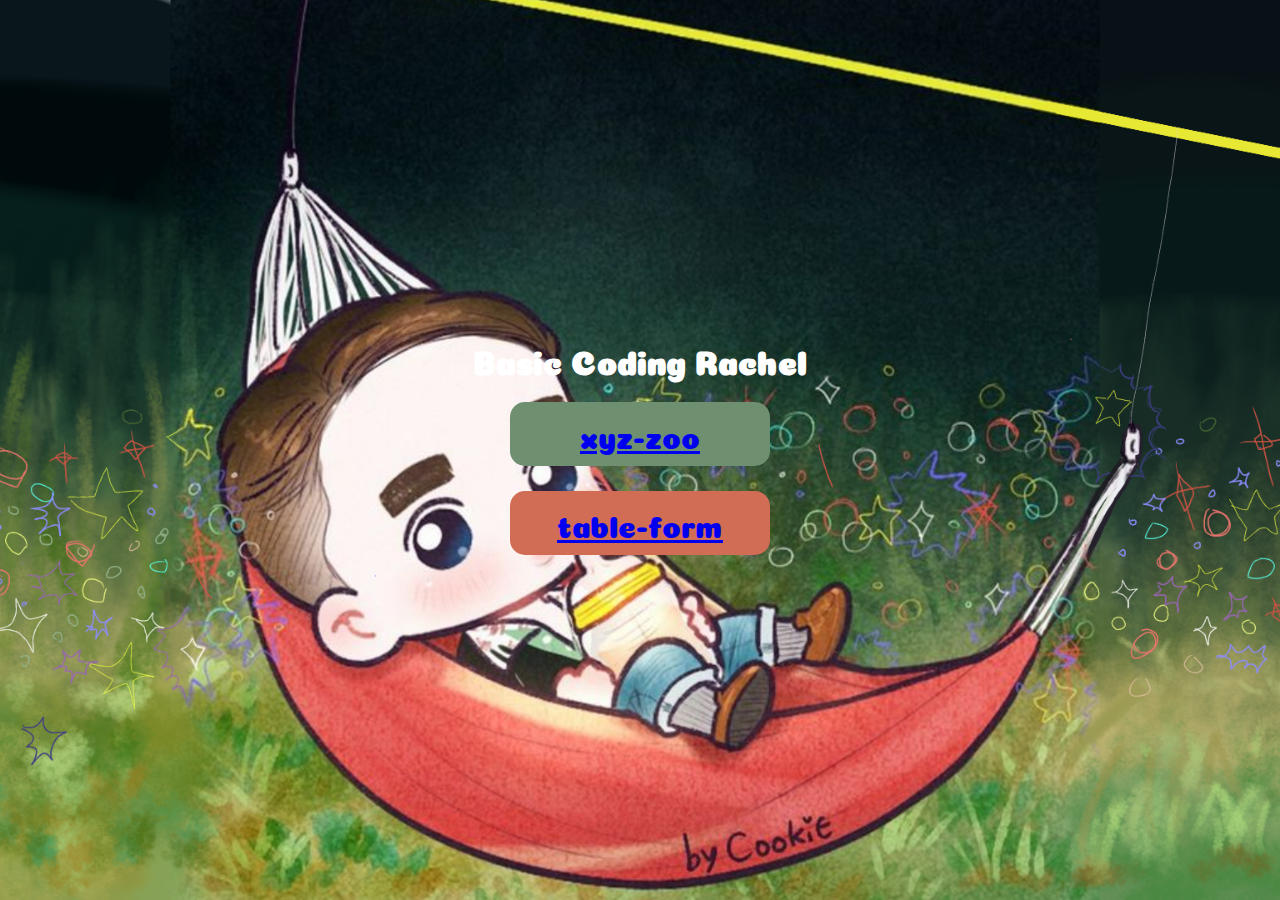
<file: index.html>
<!DOCTYPE html>
<html lang="en">
<head>
    <meta charset="UTF-8">
    <title>Basic-Coding-Rachel</title>
    <link rel="stylesheet" href="css/style-css.css">
    <link href="https://fonts.googleapis.com/css2?family=Black+Ops+One&family=Coiny&family=Vast+Shadow&display=swap" rel="stylesheet">
    <style>
        h1 {
            color: rgb(255, 255, 255);
        }
    </style>
</head>
<body id="home">
    
<!-- Container -->
<div class="Container">
    <div class="header">
    <h1 id="myHeader">Basic Coding Rachel</h1>
</div>

<!-- xyz-zoo -->
<div class="button">
    <div class="button button-xyz">
        <a href="xyz-zoo/">xyz-zoo</a><br>
    </div>
    <div class="button button-table">
        <a href="table-form/">table-form</a>
    </div>
</div>

</body>

</html>
</file>
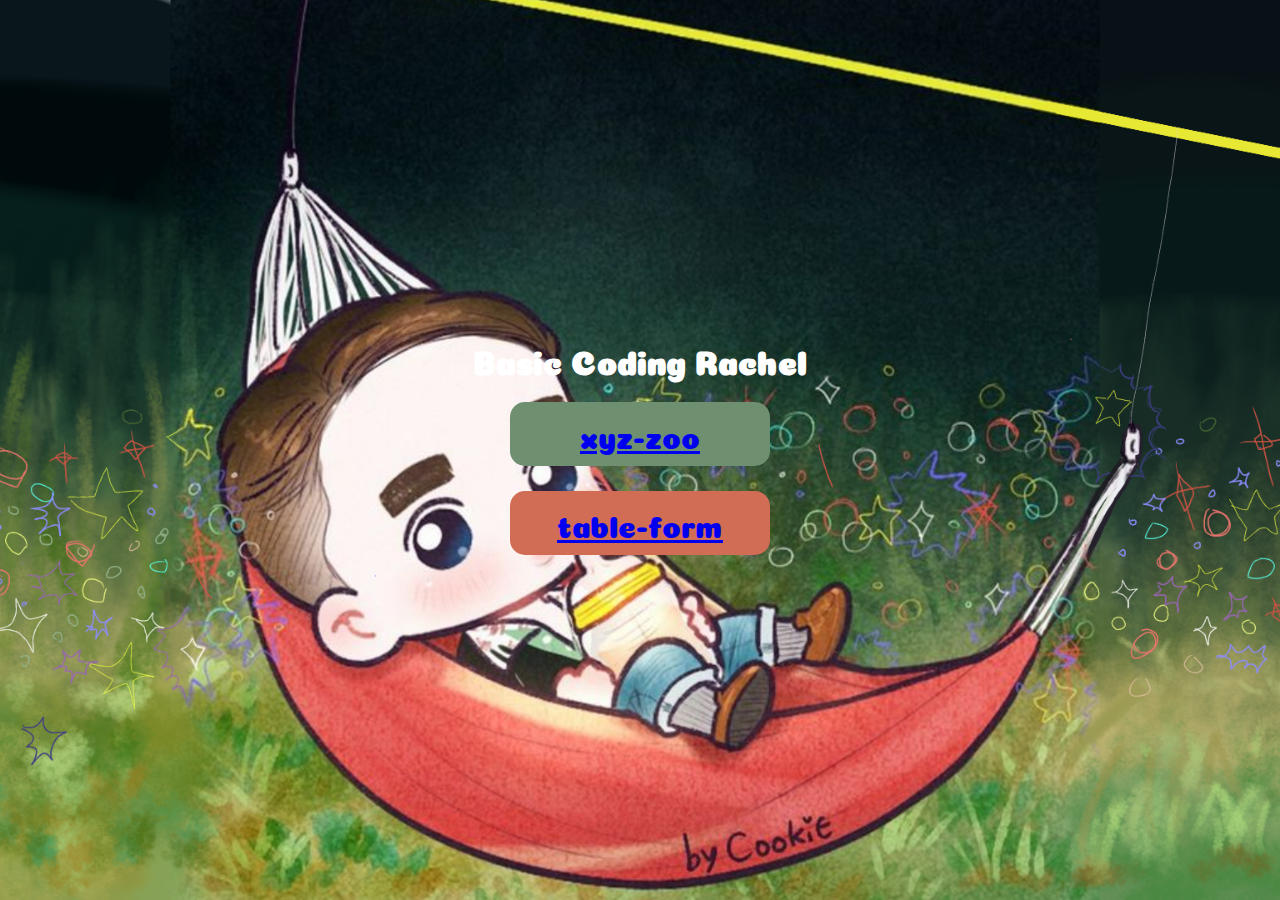
<file: basic-coding-rachel/index.html>
<!DOCTYPE html>
<html lang="en">
<head>
    <meta charset="UTF-8">
    <title>Basic-Coding-Rachel</title>
    <link rel="stylesheet" href="/css/style-css.css">
    <link href="https://fonts.googleapis.com/css2?family=Black+Ops+One&family=Coiny&family=Vast+Shadow&display=swap" rel="stylesheet">
    <style>
        h1 {
            color: rgb(255, 255, 255);
        }
    </style>
</head>
<body id="home">
    
<!-- Container -->
<div class="Container">
    <div class="header">
    <h1 id="myHeader">Basic Coding Rachel</h1>
</div>

<!-- xyz-zoo -->
<div class="button">
    <div class="button button-xyz">
        <a href="xyz-zoo/">xyz-zoo</a><br>
    </div>
    <div class="button button-table">
        <a href="table-form/">table-form</a>
    </div>
</div>

</body>
</html>
</file>
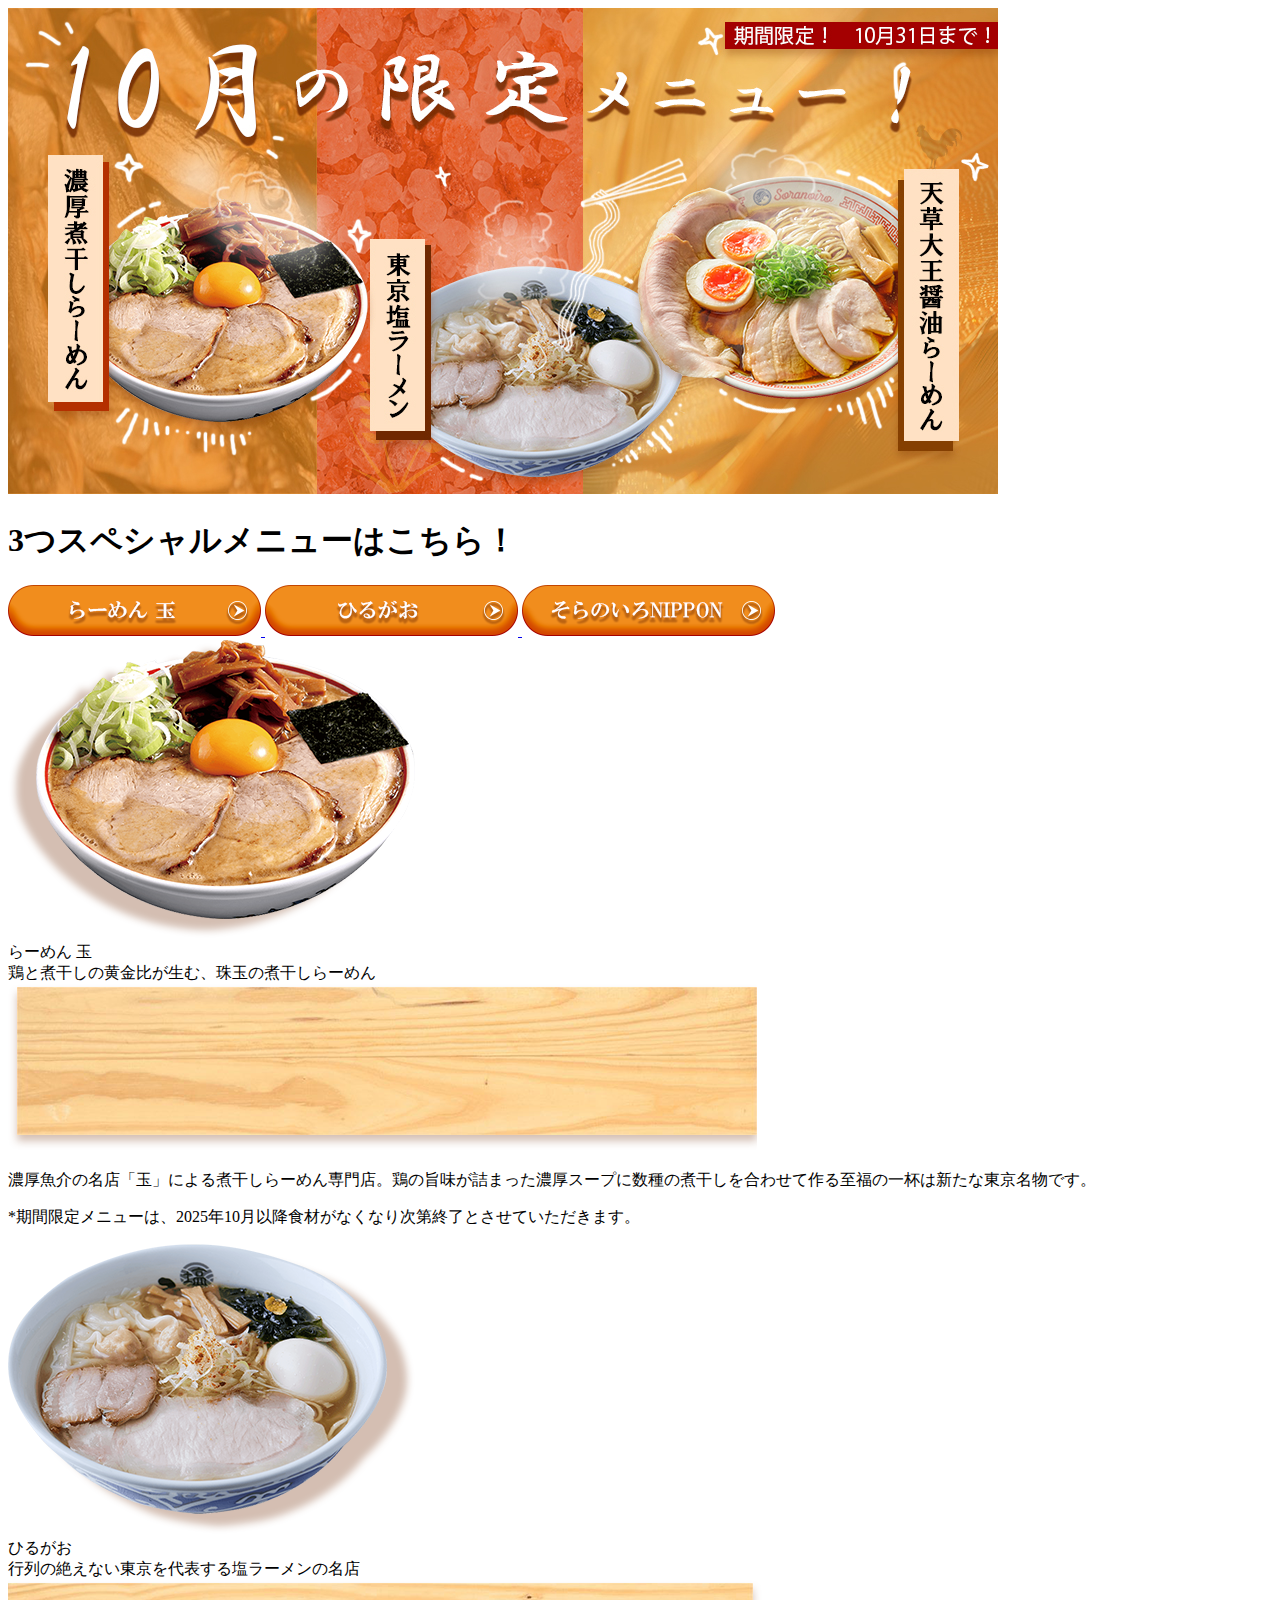
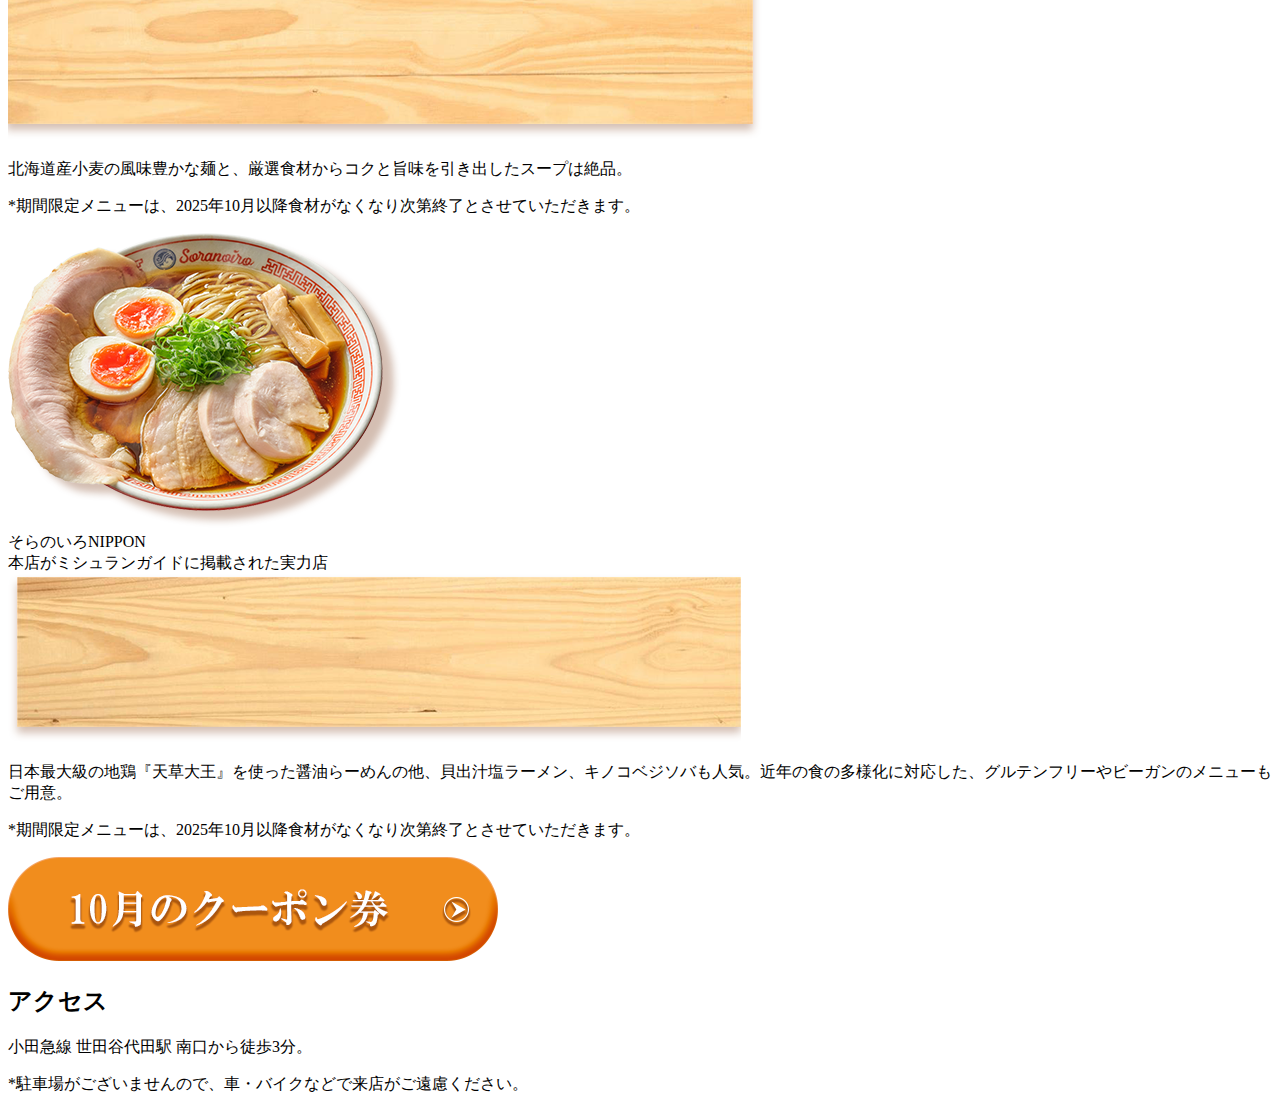
<file: restoran-ramen/index.html>
<!DOCTYPE html>
<html lang="en">

<head>
    <meta charset="UTF-8">
    <meta name="viewport" content="width=device-width, initial-scale=1.0">
    <title>10月の限定メニュー！</title>
    <!-- Pastikan path CSS sudah benar: "../css/style-css.css" -->
    <link rel="stylesheet" href="../css/style-css.css">
    <!-- Font Zen Antique dari Google Fonts -->
    <link href="https://fonts.googleapis.com/css2?family=Caesar+Dressing&family=Coiny&family=Passero+One&family=Zen+Antique&display=swap" rel="stylesheet">

</head>

<body id="ramen-latar">

    <!-- Container utama yang memiliki background kayu -->
    <div id="background-resto">

        <!-- Banner di bagian atas -->
        <div class="banner-section">
            <img src="img/banner.jpg" alt="10月の限定メニュー！ Banner" class="banner-img">
        </div>

        <!-- Konten Utama di dalam container kayu -->
        <main class="main-content">
            <div class="header-ramen">
                <h1>3つスペシャルメニューはこちら！</h1>
            </div>

            <!-- Bagian Tombol Menu Utama -->
            <div class="menu-buttons">
                <!-- scroll ramen1 -->
                 <a href="#ramen-image-1">
                    <img id="button-menu-1" src="img/button-ramen-tama.png" alt="らーめん 玉 Button"> 
                 </a>
                 <a href="#ramen-image-2">
                    <img id="button-menu-2" src="img/button-ramen-dua.png" alt="ひるがお Button">
                 </a>
                 <a href="#ramen-image-3">
                    <img id="button-menu-3" src="img/button-ramen-tiga.png" alt="そらのいろNIPPON Button">
                 </a>
            </div>

            <!-- Blok Menu Ramen 1 -->
            <div class="menu-ramen menu-ramen-1">
                <!-- target -->
                 <div id="ramen-image-1" class="ramen-image-wrap-1">
                    <img class="ramen-img" src="img/ramen-satu.png" alt="らーめん 玉 Ramen">
                 </div>
                    
                <!-- Blok konten (papan kayu dan shape oranye) -->
                <div class="ramen-content-board board-type-1">
                    <!-- Layer oranye/coklat -->
                    <div class="orange-board orange-board-1">
                        <div class="ramen-title-1">らーめん 玉</div>
                        <div class="ramen-subtitle">鶏と煮干しの黄金比が生む、珠玉の煮干しらーめん</div>
                    </div>
                    <!-- Layer papan kayu (di bawah shape oranye) -->
                    <div class="wood-board wood-board-1">
                        <img src="img/papan-kayu-satu.png" alt="Wood Board 1" class="board-bg-img">
                        <div class="ramen-desk-text-1">
                            <p>濃厚魚介の名店「玉」による煮干しらーめん専門店。鶏の旨味が詰まった濃厚スープに数種の煮干しを合わせて作る至福の一杯は新たな東京名物です。</p>
                        </div>
                        <div class="small-text-ramen-1">
                            <p>*期間限定メニューは、2025年10月以降食材がなくなり次第終了とさせていただきます。</p>
                        </div>
                    </div>
                </div>
            </div>

            <!-- Blok Menu Ramen 2 -->
            <div class="menu-ramen menu-ramen-2">
                <!-- target -->
                 <div id="ramen-image-2" class="ramen-image-wrap-2">
                    <img src="img/ramen-dua.png" alt="ひるがお Ramen" class="ramen-img">
                 </div>
                
                <div class="ramen-content-board board-type-2">
                    <div class="orange-board orange-board-2">
                        <div class="ramen-title-2">ひるがお</div>
                        <div class="ramen-subtitle">行列の絶えない東京を代表する塩ラーメンの名店</div>
                    </div>
                    <div class="wood-board wood-board-2">
                        <img src="img/papan-kayu-dua.png" alt="Wood Board 2" class="board-bg-img">
                        <div class="ramen-desk-text-2">
                            <p>北海道産小麦の風味豊かな麺と、厳選食材からコクと旨味を引き出したスープは絶品。</p>
                        </div>
                        <div class="small-text-ramen-2">
                            <p>*期間限定メニューは、2025年10月以降食材がなくなり次第終了とさせていただきます。</p>
                        </div>
                    </div>
                </div>
            </div>

            <!-- Blok Menu Ramen 3 -->
            <div class="menu-ramen menu-ramen-3">
                <!-- target -->
                 <div id="ramen-image-3" class="ramen-image-wrap-3">
                    <img src="img/ramen-tiga.png" alt="そらのいろNIPPON Ramen" class="ramen-img">
                 </div>
                
                <div class="ramen-content-board board-type-3">
                    <div class="orange-board orange-board-3">
                        <div class="ramen-title-3">そらのいろNIPPON</div>
                        <div class="ramen-subtitle">本店がミシュランガイドに掲載された実力店</div>
                    </div>
                    <div class="wood-board wood-board-3">
                        <img src="img/papan-kayu-tiga.png" alt="Wood Board 3" class="board-bg-img">
                        <div class="ramen-desk-text-3">
                            <p>日本最大級の地鶏『天草大王』を使った醤油らーめんの他、貝出汁塩ラーメン、キノコベジソバも人気。近年の食の多様化に対応した、グルテンフリーやビーガンのメニューもご用意。</p>
                        </div>
                        <div class="small-text-ramen-3">
                            <p>*期間限定メニューは、2025年10月以降食材がなくなり次第終了とさせていただきます。</p>
                         </div>
                    </div>
                </div>
            </div>

            <!-- Tombol Kupon -->
            <div class="button-kupon-section">
                <img src="img/button-kupon.png" alt="Tombol Kupon" class="kupon-img">
            </div>
        </main>
<div class="akses-section">
        <div class="layer-coklat">
            <div class="isi-akses">
                <h2>アクセス</h2>
                <p class="desk-akses">小田急線 世田谷代田駅 南口から徒歩3分。</p>
                <p class="small-text-akses">*駐車場がございませんので、車・バイクなどで来店がご遠慮ください。</p>
            </div>
        </div>
    </div>
    </div>
    
</body>

</html>
</file>
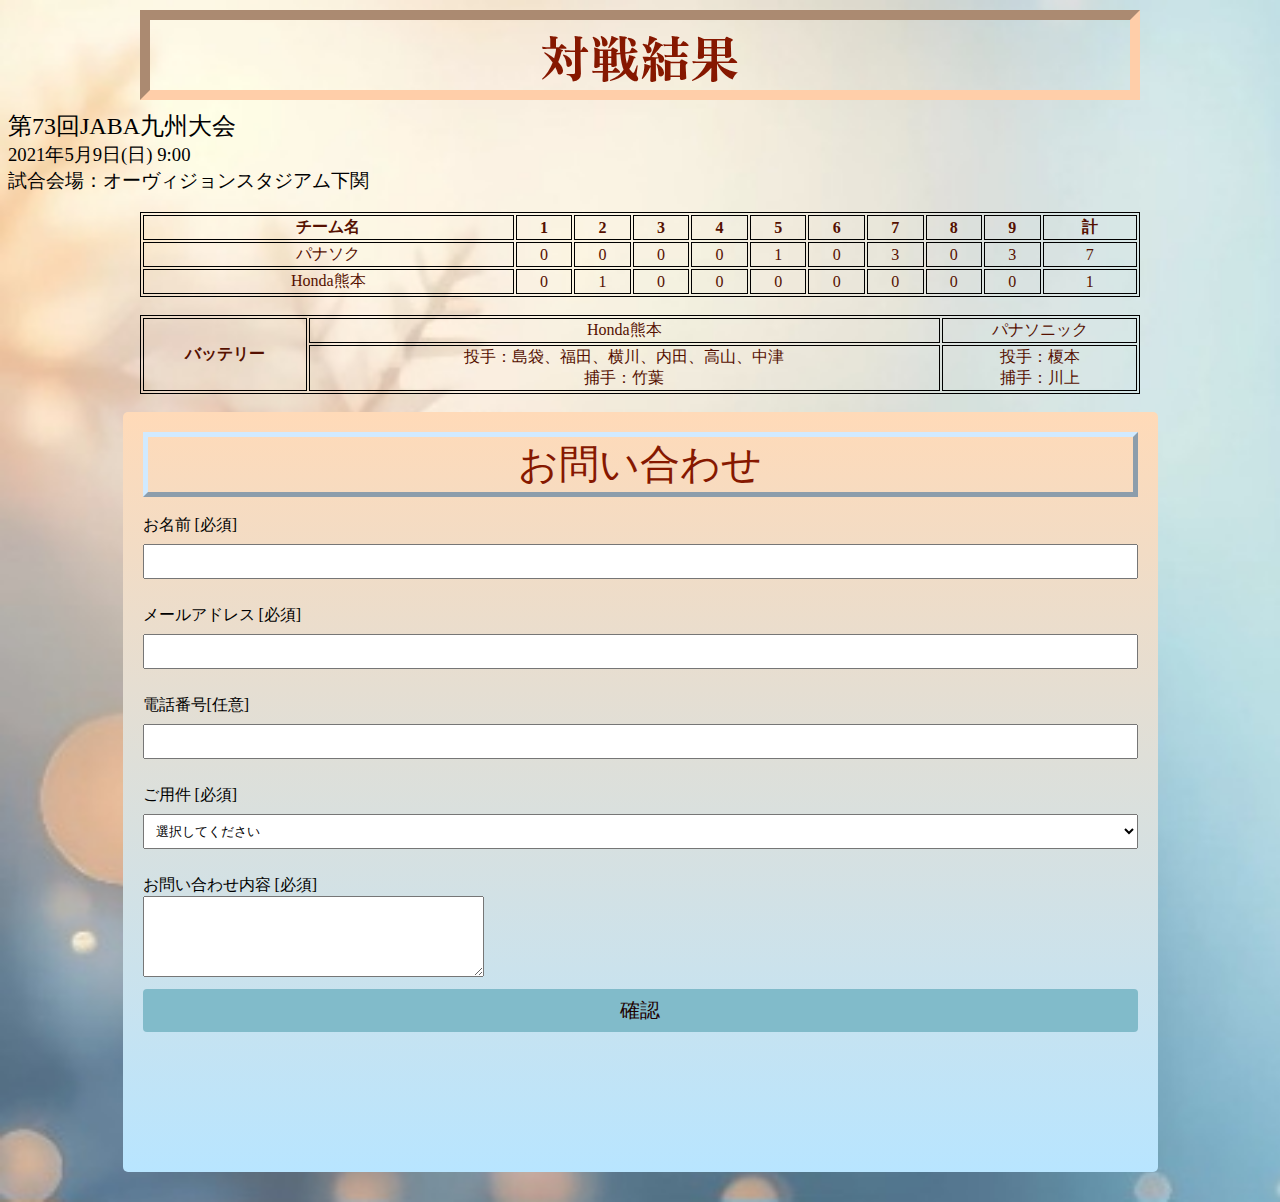
<file: table-form/index.html>
<!DOCTYPE html>
<html lang="en">

<head>
    <meta charset="UTF-8"
    <meta name="viewport" content="device-width, initial-scale=1.0">
    <title>Table & Form</title>
    <link rel="stylesheet" href="../css/style-css.css">
</head>

<body id="table">

<style>
        table, th, td {
            border: 1px solid black;
            text-align: center;
        }
       
        h1 {font-weight: normal; margin: 10px auto;}
        h2 {font-weight: normal;
            margin: 0;}
        h3 {font-weight: normal;
            margin: 0;}
    </style>

    <h1 id="h1-table">対戦結果</h1>
    <h2>第73回JABA九州大会</h2>
    <h3>2021年5月9日(日) 9:00</h3>
    <h3>試合会場：オーヴィジョンスタジアム下関</h3><br>

    <table style="width: 1000px;">
        <tr>
            <th>チーム名</th>
            <th>1</th>
            <th>2</th>
            <th>3</th>
            <th>4</th>
            <th>5</th>
            <th>6</th>
            <th>7</th>
            <th>8</th>
            <th>9</th>
            <th>計</th>
        </tr>
        <tr>
            <td>パナソク</td>
            <td>0</td>
            <td>0</td>
            <td>0</td>
            <td>0</td>
            <td>1</td>
            <td>0</td>
            <td>3</td>
            <td>0</td>
            <td>3</td>
            <td>7</td>
        </tr>
        <tr>
            <td>Honda熊本</td>
            <td>0</td>
            <td>1</td>
            <td>0</td>
            <td>0</td>
            <td>0</td>
            <td>0</td>
            <td>0</td>
            <td>0</td>
            <td>0</td>
            <td>1</td>
        </tr>
    </table><br>

    <table style="width: 1000px;">
        <tr>
            <th rowspan="2">バッテリー</th>
            <td colspan="5">Honda熊本</td>
            <td colspan="5">パナソニック</td>
        </tr>

        <tr>
            <td colspan="5">投手：島袋、福田、横川、内田、高山、中津<br>
                捕手：竹葉</td>
            <td colspan="5">投手：榎本<br>
                捕手：川上</td>
        </tr>
    </table><br>

<form id="forms">
    <h2 id="h2-form">お問い合わせ</h2><br>
    
        <label for="name">お名前 [必須]</label>
        <input type="text" id="name" name="name"><br><br>

        <label for="email">メールアドレス [必須]</label>
        <input type="email" id="email" name="email"><br><br>

        <label for="phone">電話番号[任意]</label>
        <input type="tel" id="phone" name="phone"><br><br>

        <label for="goyoken">ご用件 [必須]</label>
        <select id="goyoken" name="goyoken">
            <option value="" disabled selected hidden>選択してください</option>
            <option value="">書籍についてのご質問(個人のお客様)</option>
            <option value="">書籍についてのご質問(取次・書店様)</option>
            <option value="">書籍についてのご質問(メディア関係者様)</option>
            <option value="">アルバイト・パートに関するお問い合わせ</option>
            <option value="">仕事のご依頼・お問い合わせ</option>
            <option value="">外部スタッフのご希望(フリーの方、制作会社様)</option>
            <option value="">その他のお問合せ</option>
        </select><br><br>

        <label for="naiyou">お問い合わせ内容 [必須]</label><br>
        <textarea id="naiyou" name="naiyou" rows="5" cols="40" required></textarea><br>

        <button type="button">確認</button>

    </form>
</body>

</html>
</file>
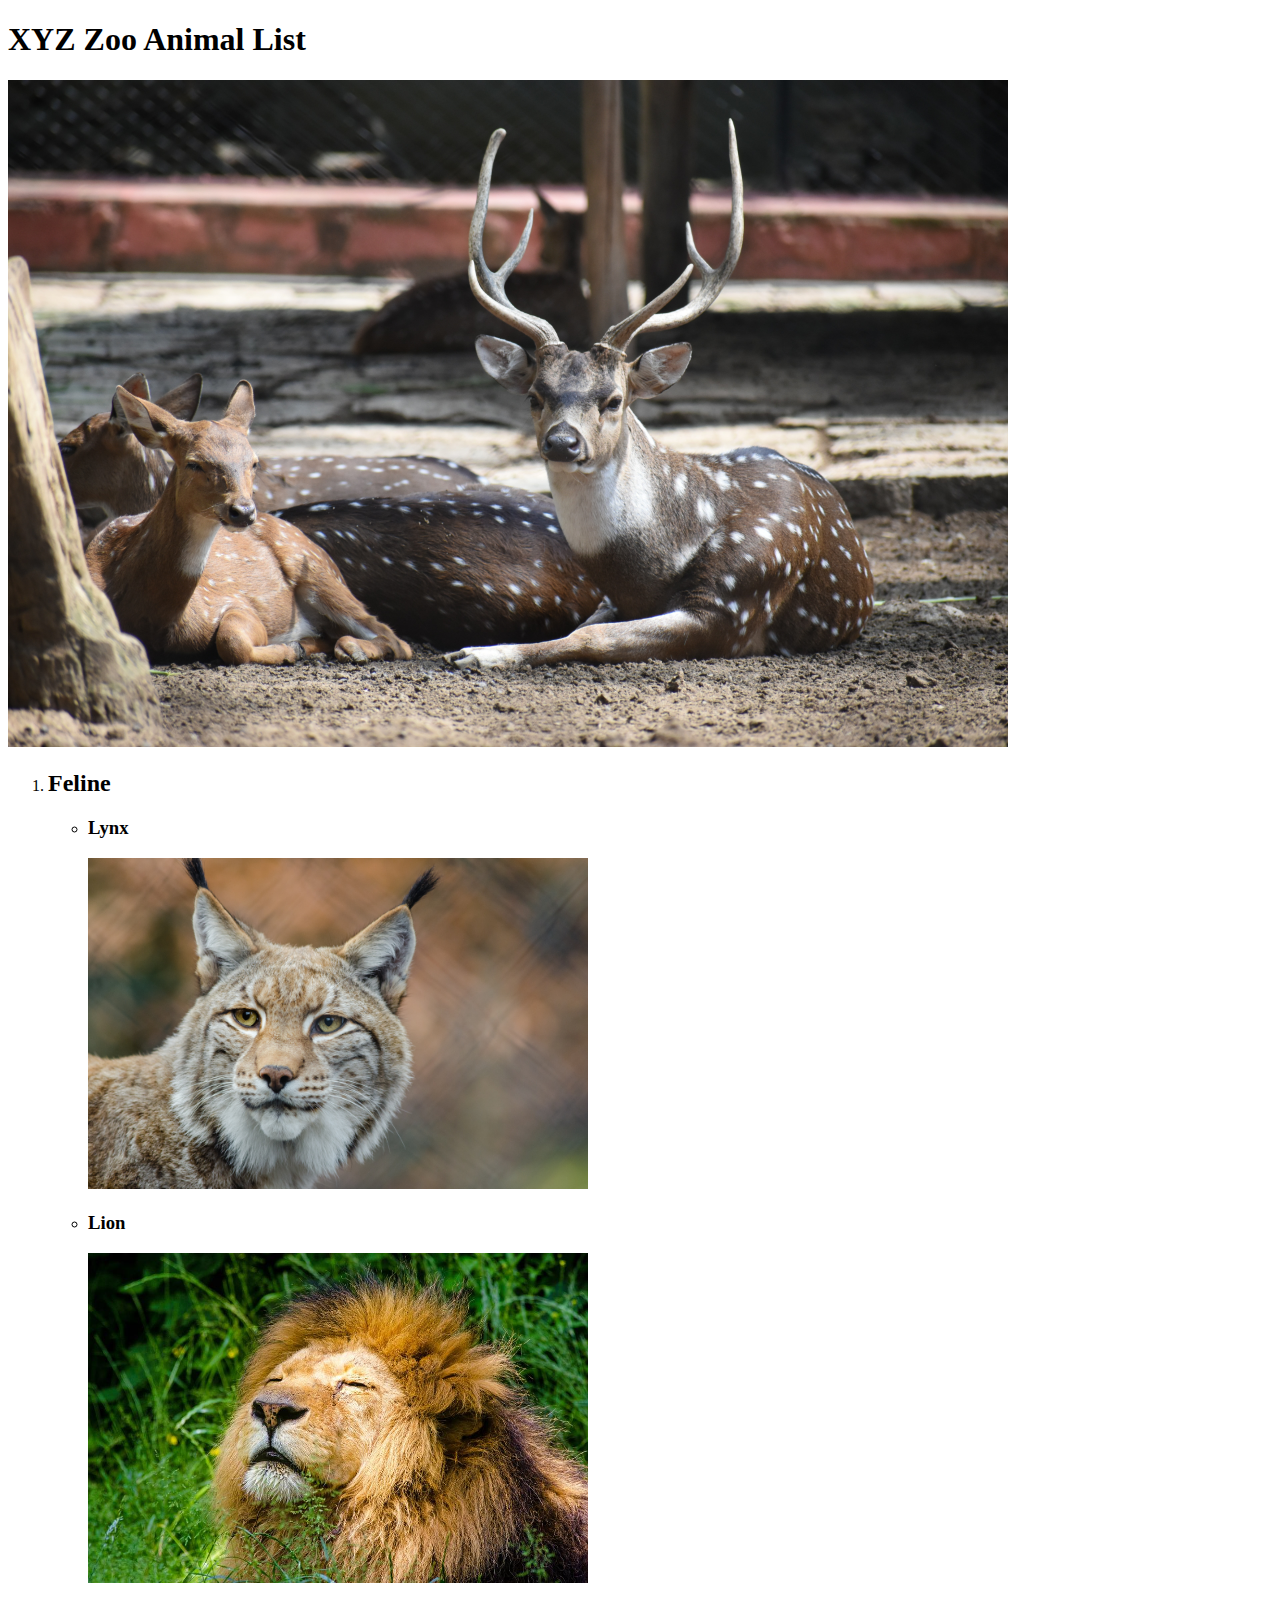
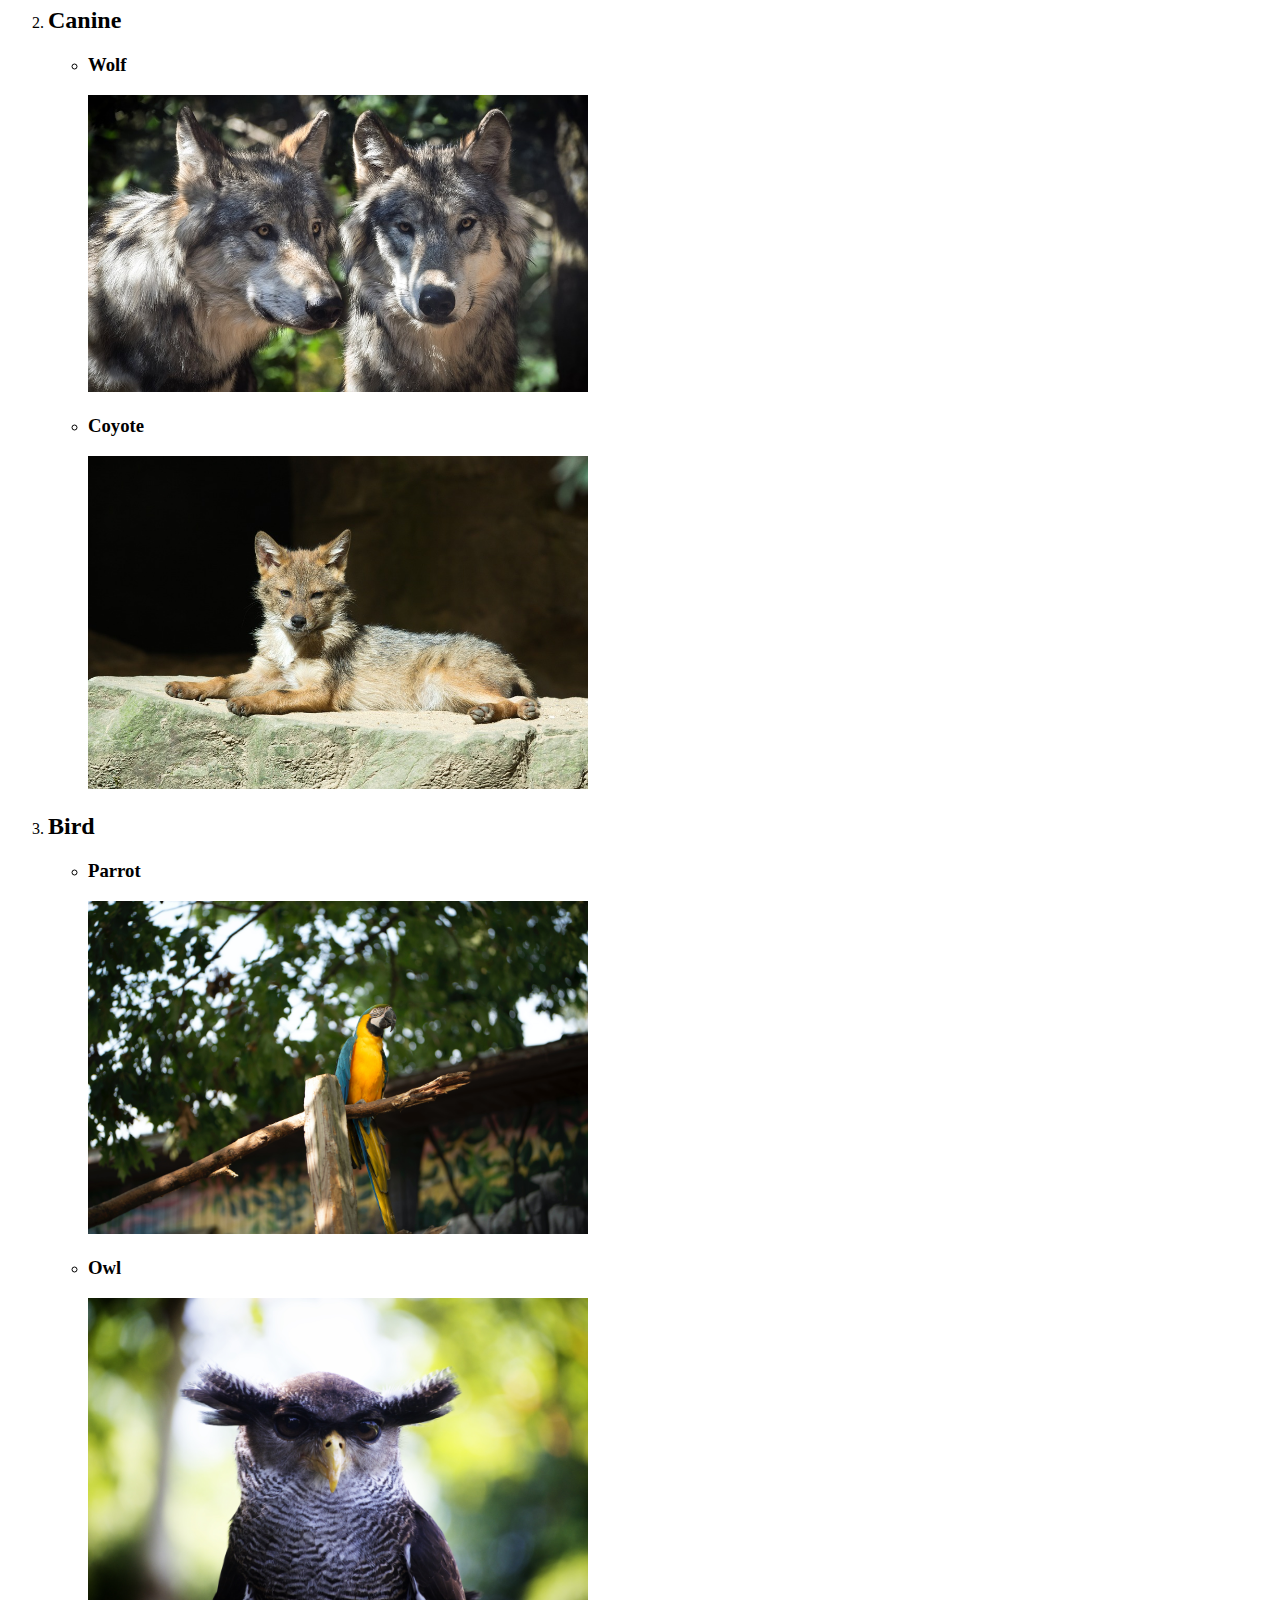
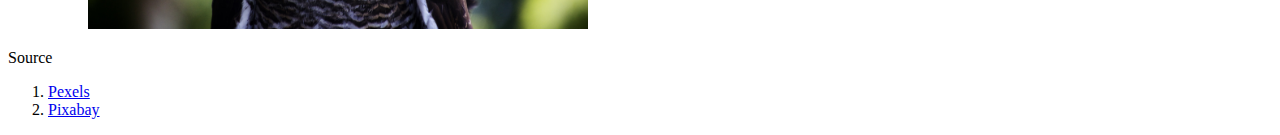
<file: xyz-zoo/index.html>
<!DOCTYPE html>
<html>

<head>
    <title>XYZ no Doubutsuen</title>
</head>

<body>
    <h1>XYZ Zoo Animal List</h1>
    <img src="image/zoo.jpg" alt="Please try again later" width="1000">

    <ol>
        <li>
            <h2>Feline</h2>
            <ul>
                <li>
                    <h3>Lynx</h3>
                    <a href="image/lynx.jpg" target="_blank"><img src="image/lynx.jpg" alt="Please try again later"" width="500"></a>
                </li>
                <li>
                     <h3>Lion</h3>
                    <a href="image/lion.jpg" target="_blank"><img src="image/lion.jpg" alt="Please try again later"" width="500"></a>
                </li>
            </ul>
        </li>
        <li>
            <h2>Canine</h2>
            <ul>
                <li>
                     <h3>Wolf</h3>
                    <a href="image/wolf.jpg" target="_blank"><img src="image/wolf.jpg" alt="Please try again later"" width="500"></a>
                </li>
                <li>
                     <h3>Coyote</h3>
                    <a href="image/coyote.jpg" target="_blank"><img src="image/coyote.jpg" alt="" width="500"></a>
                </li>
            </ul>
        </li>
        <li>
            <h2>Bird</h2>
            <ul>
                <li>
                     <h3>Parrot</h3>
                    <a href="image/parrot.jpg" target="_blank"><img src="image/parrot.jpg" alt="Please try again later"" width="500"></a>
                </li>
                <li>
                     <h3>Owl</h3>
                    <a href="image/owl.jpg" target="_blank"><img src="image/owl.jpg" alt="Please try again later"" width="500"></a>
                </li>
        </li>
    </ol>
</body>
<p>Source</p>
    <ol>
        <li>
            <a href="https://pexels.com/" target="_blank">Pexels</a>
        </li>
        <li>
            <a href="https://pixabay.com/" target="_blanks">Pixabay</a>     
        </li>
    </ol>
</html>
</file>
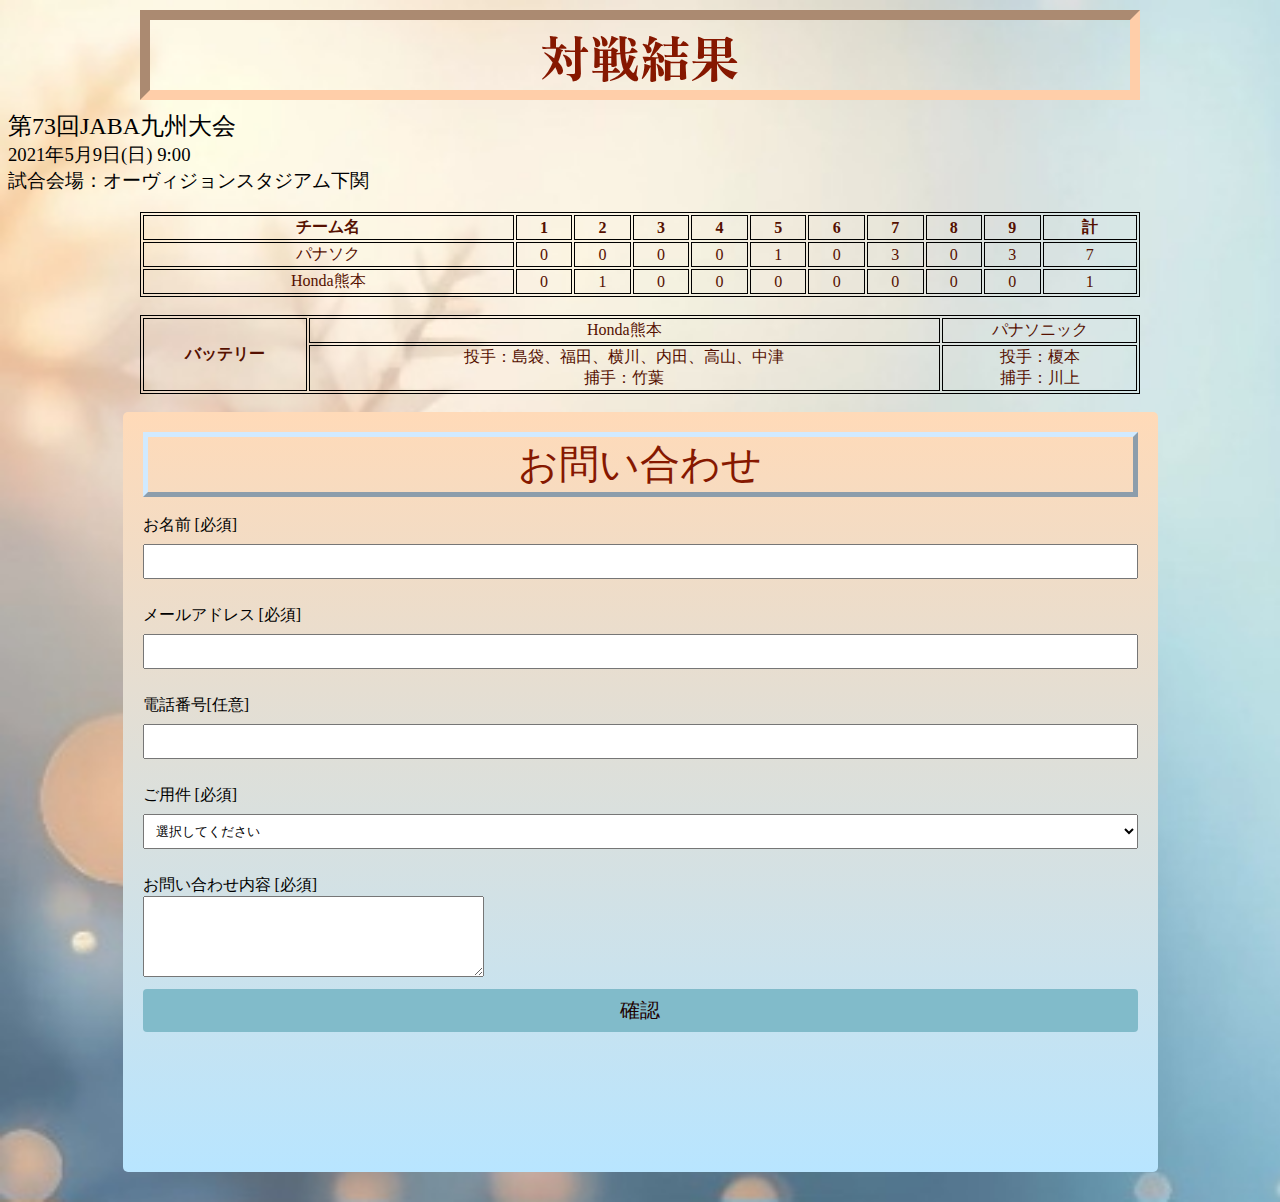
<file: basic-coding-rachel/table-form/index.html>
<!DOCTYPE html>
<html lang="en">

<head>
    <meta charset="UTF-8"
    <meta name="viewport" content="device-width, initial-scale=1.0">
    <title>Table & Form</title>
    <link rel="stylesheet" href="/css/style-css.css">
</head>

<body id="table">

<style>
        table, th, td {
            border: 1px solid black;
            text-align: center;
        }
       
        h1 {font-weight: normal; margin: 10px auto;}
        h2 {font-weight: normal;
            margin: 0;}
        h3 {font-weight: normal;
            margin: 0;}
    </style>

    <h1 id="h1-table">対戦結果</h1>
    <h2>第73回JABA九州大会</h2>
    <h3>2021年5月9日(日) 9:00</h3>
    <h3>試合会場：オーヴィジョンスタジアム下関</h3><br>

    <table style="width: 1000px;">
        <tr>
            <th>チーム名</th>
            <th>1</th>
            <th>2</th>
            <th>3</th>
            <th>4</th>
            <th>5</th>
            <th>6</th>
            <th>7</th>
            <th>8</th>
            <th>9</th>
            <th>計</th>
        </tr>
        <tr>
            <td>パナソク</td>
            <td>0</td>
            <td>0</td>
            <td>0</td>
            <td>0</td>
            <td>1</td>
            <td>0</td>
            <td>3</td>
            <td>0</td>
            <td>3</td>
            <td>7</td>
        </tr>
        <tr>
            <td>Honda熊本</td>
            <td>0</td>
            <td>1</td>
            <td>0</td>
            <td>0</td>
            <td>0</td>
            <td>0</td>
            <td>0</td>
            <td>0</td>
            <td>0</td>
            <td>1</td>
        </tr>
    </table><br>

    <table style="width: 1000px;">
        <tr>
            <th rowspan="2">バッテリー</th>
            <td colspan="5">Honda熊本</td>
            <td colspan="5">パナソニック</td>
        </tr>

        <tr>
            <td colspan="5">投手：島袋、福田、横川、内田、高山、中津<br>
                捕手：竹葉</td>
            <td colspan="5">投手：榎本<br>
                捕手：川上</td>
        </tr>
    </table><br>

<form id="forms">
    <h2 id="h2-form">お問い合わせ</h2><br>
    
        <label for="name">お名前 [必須]</label>
        <input type="text" id="name" name="name"><br><br>

        <label for="email">メールアドレス [必須]</label>
        <input type="email" id="email" name="email"><br><br>

        <label for="phone">電話番号[任意]</label>
        <input type="tel" id="phone" name="phone"><br><br>

        <label for="goyoken">ご用件 [必須]</label>
        <select id="goyoken" name="goyoken">
            <option value="" disabled selected hidden>選択してください</option>
            <option value="">書籍についてのご質問(個人のお客様)</option>
            <option value="">書籍についてのご質問(取次・書店様)</option>
            <option value="">書籍についてのご質問(メディア関係者様)</option>
            <option value="">アルバイト・パートに関するお問い合わせ</option>
            <option value="">仕事のご依頼・お問い合わせ</option>
            <option value="">外部スタッフのご希望(フリーの方、制作会社様)</option>
            <option value="">その他のお問合せ</option>
        </select><br><br>

        <label for="naiyou">お問い合わせ内容 [必須]</label><br>
        <textarea id="naiyou" name="naiyou" rows="5" cols="40" required></textarea><br>

        <button type="button">確認</button>

    </form>
</body>
</html>
</file>
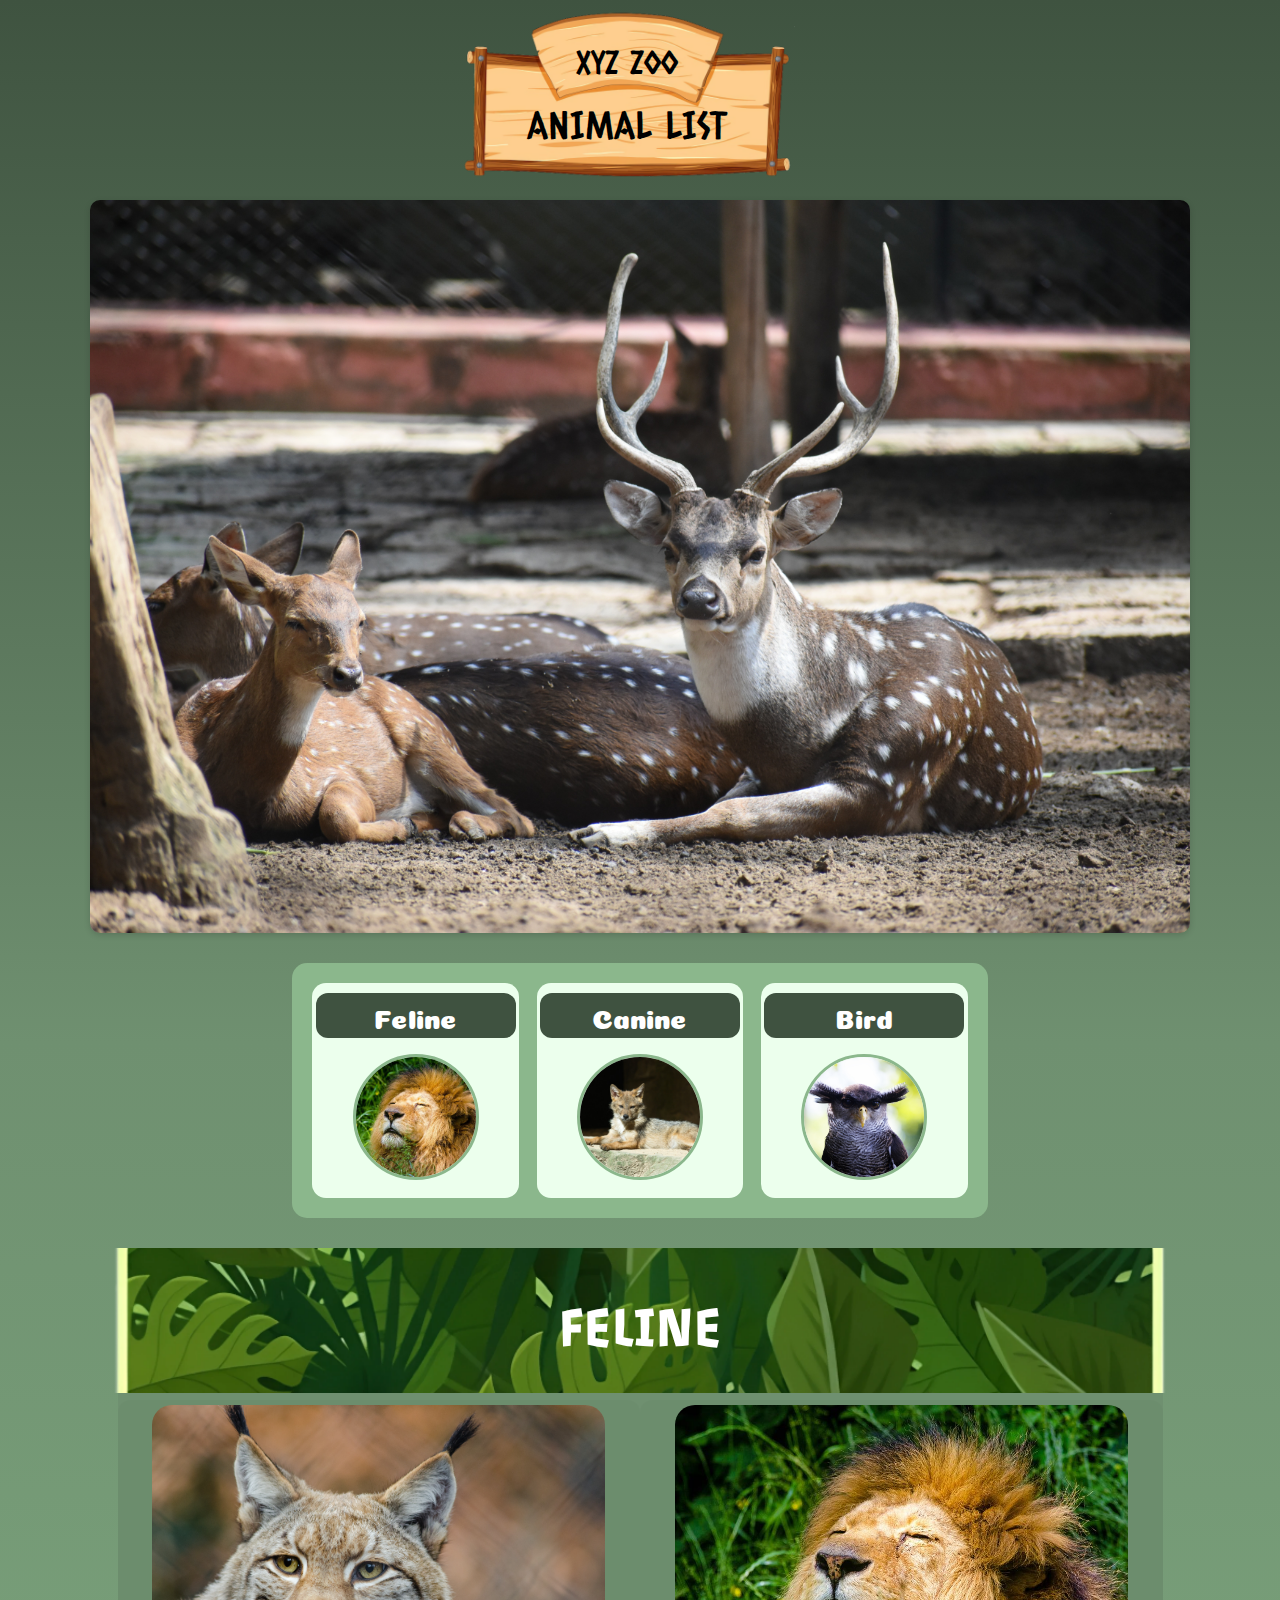
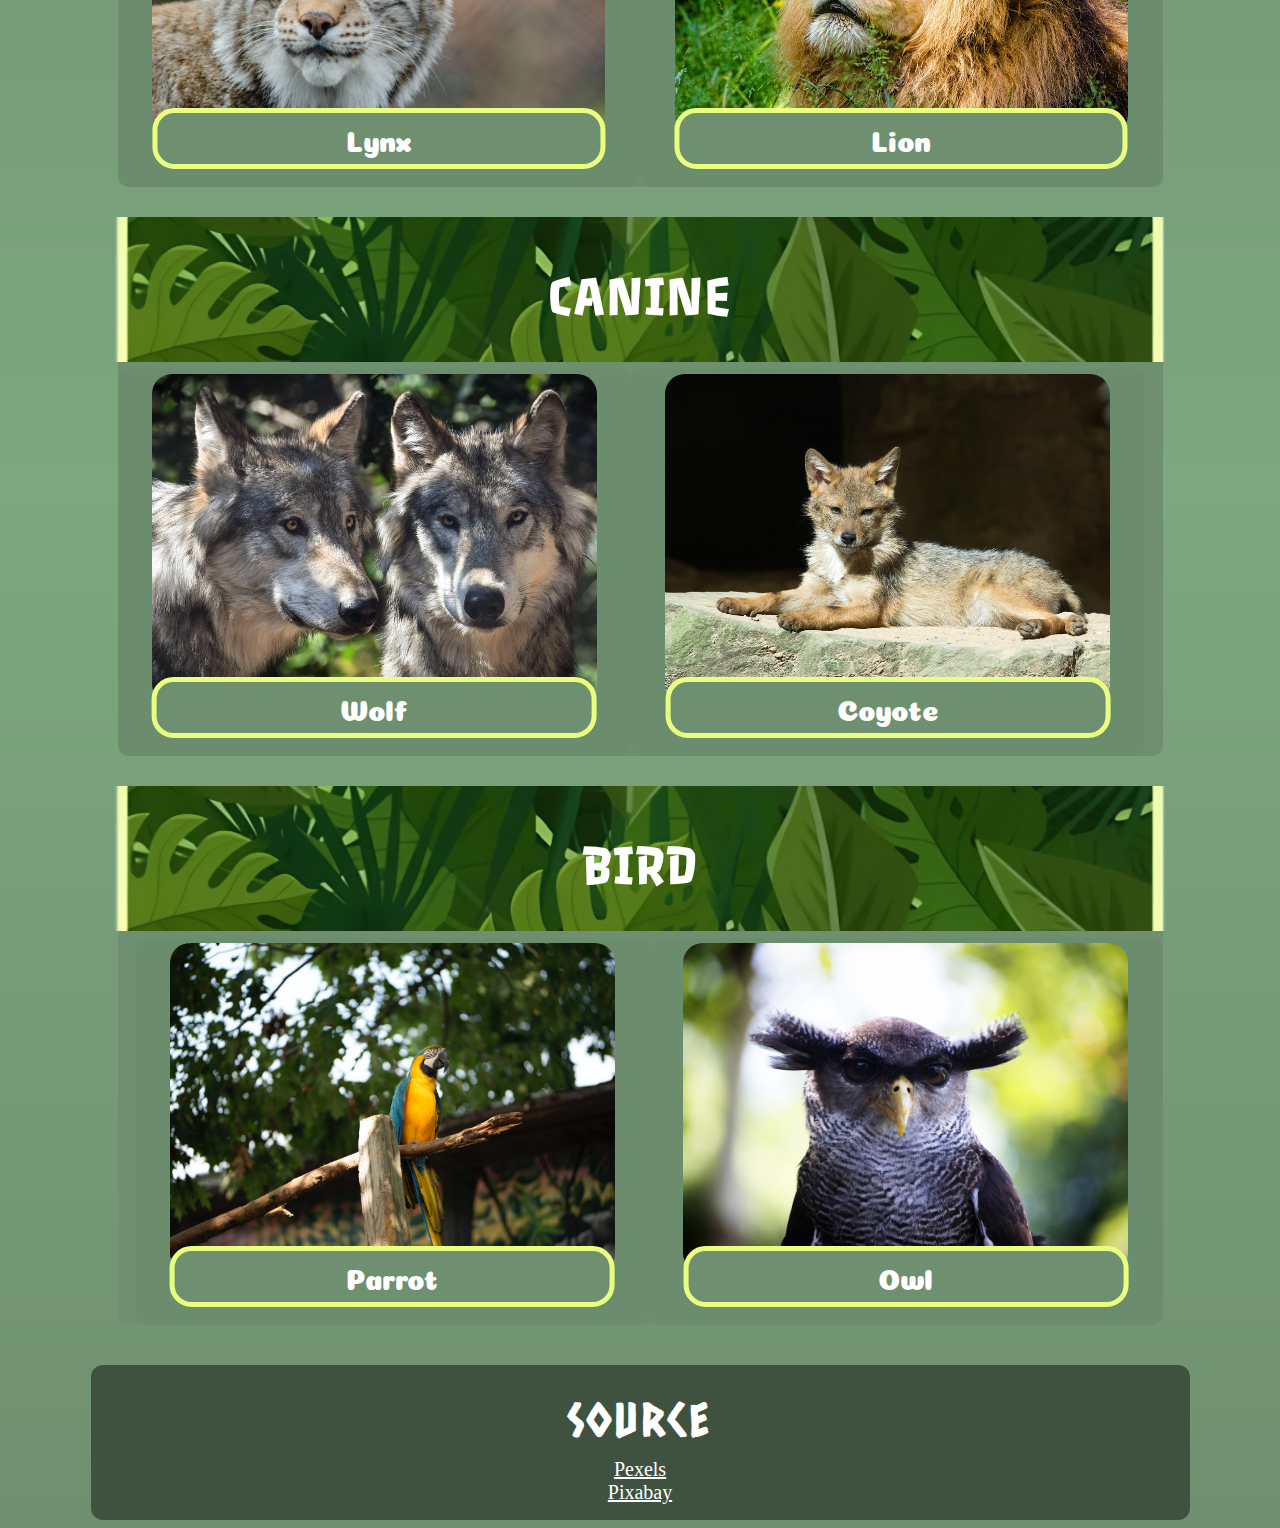
<file: basic-coding-rachel/xyz-zoo/index.html>
<!DOCTYPE html>
<html lang="en">

<head>
    <meta charset="UTF-8" />
    <meta name="viewport" content="width=device-width, initial-scale=1" />

    <title>XYZ no Doubutsuen</title>
    <link rel="stylesheet" href="/css/style-css.css">
    <link href="https://fonts.googleapis.com/css2?family=Black+Ops+One&family=Coiny&family=Vast+Shadow&display=swap"
        rel="stylesheet">
</head>

<body id="Zoo">
    <header class="zoo-border">
        <div class="board">
            <div class="board-text small">XYZ ZOO</div>
            <div class="board-text large">ANIMAL LIST</div>
        </div>
        <div class="zoo-image">
            <img src="image/zoo.jpg" alt="Zoo Main Image">
        </div>
    </header>

    <!-- Top Category -->

    <div class="top-category-bg">
        <div class="top-category">
            <div class="category-card">
                <a href="#feline" class="cat-link">
                    <div class="cat-label-button">Feline</div>
                    <div class="cat-thumb">
                        <img src="image/lion.jpg" alt="Lynx">
                    </div>
                </a>
            </div>
        </div>
        <div class="top-category">
            <div class="category-card">
                <a href="#canine" class="cat-link">
                    <div class="cat-label-button">Canine</div>
                    <div class="cat-thumb">
                        <img src="image/coyote.jpg" alt="Wolf">
                    </div>
                </a>
            </div>
        </div>
        <div class="top-category">
            <div class="category-card">
                <a href="#bird" class="cat-link">
                    <div class="cat-label-button">Bird</div>
                    <div class="cat-thumb">
                        <img src="image/owl.jpg" alt="Owl">
                    </div>
                </a>
            </div>
        </div>
    </div>

    <main>
        <!-- ==Feline== -->
        <section id="feline" class="animal-section">
            
            <div class="section-daun">
                <img src="image/daun.png" alt="banner daun">
                <h2>FELINE</h2>
            </div>

            <div class="section-atas-kotak">
            <div class="card-row">
                <article class="animal-card">
                    <div class="photo-wrap">
                        <a href="image/lynx.jpg" target="_blank"><img src="image/lynx.jpg" alt="Lynx"></a>
                        <div class="caption">Lynx</div>
                    </div>
                </article>
                <article class="animal-card">
                    <div class="photo-wrap">
                        <a href="image/lion.jpg" target="_blank"><img src="image/lion.jpg" alt="Lion"></a>
                        <div class="caption">Lion</div>
                    </div>
                </article>
            </div>
            </div>
        </section>

        <!-- ==Canine== -->
        <section id="canine" class="animal-section">

            <div class="section-daun">
                <img src="image/daun.png" alt="banner daun">
                <h2>CANINE</h2>
            </div>

            <div class="section-atas-kotak">
            <div class="card-row">
                <article class="animal-card">
                    <div class="photo-wrap">
                        <a href="image/wolf.jpg" target="_blank"><img src="image/wolf.jpg" alt="Wolf"></a>
                        <div class="caption">Wolf</div>
                    </div>
                </article>
                <article class="animal-card">
                    <div class="photo-wrap">
                        <a href="image/coyote.jpg" target="_blank"><img src="image/coyote.jpg" alt="Coyote"</a>
                        <div class="caption">Coyote</div>
                    </div>
                </article>
            </div>
            </div>
        </section>

        <!-- ==Bird== -->
        <section id="bird" class="animal-section">

            <div class="section-daun">
                <img src="image/daun.png" alt="banner daun">
                <h2>BIRD</h2>
            </div>

            <div class="section-atas-kotak">
            <div class="card-row">
                <article class="animal-card">
                    <div class="photo-wrap">
                        <a href="image/parrot.jpg" target="_blank"><img src="image/parrot.jpg" alt="Parrot"></a>
                        <div class="caption">Parrot</div>
                    </div>
                </article>
                <article class="animal-card">
                    <div class="photo-wrap">
                        <a href="image/owl.jpg" target="_blank"><img src="image/owl.jpg" alt="Owl"></a>
                        <div class="caption">Owl</div>
                    </div>
                </article>
            </div>
            </div>
        </section>
    </main>

    <!-- Source -->
    <footer class="source-area">
        <h3>SOURCE</h3>
        <div class="source-button">
            <a href="https://pexels.com/" target="_blank">Pexels</a>
            <a href="https://pixabay.com/" target="_blank">Pixabay</a>
        </div>
    </footer>
</body>

</html>
</file>
<file: css/style-css.css>
@import url('https://fonts.googleapis.com/css2?family=Caesar+Dressing&family=Coiny&family=Passero+One&family=Zen+Antique&display=swap');
/*====== background halaman ========*/

#home {
    background-image: url("image/KYUNG.png");
    background-size: cover;
    background-position: center top;
    background-repeat: no-repeat;
    background-attachment: scroll;
    margin: 0;
    font-family: "Coiny", cursive;
    text-align: center;
    justify-content: center;
    align-items: center;
    min-height: 100vh;
    overflow-y: auto;
    display: flex;
}

.header {
 color: #ffffff;
}

.header-halaman-home h1 {
    margin: 0;
    font-size: 60px;
    font-family: "Coiny", system-ui;
}

.button-halaman-home {
    display: flex;
    justify-content: center;
    gap: 20px;
}

.button-xyz {
    background-color: #6f9070;
    text-decoration: none;
    color: #ffffff;
    width: 260px;
    margin: 25px auto;
    padding: 15px 0;
    font-family: "Coiny", system-ui;
    font-size: 30px;
    display: block;
    border-radius: 15px;
    cursor: pointer;
    transition-duration: 0.4s;
}

.button-table {
    background-color: #d16c55;
    text-decoration: none;
    color: #ffffff;
    width: 260px;
    margin: 25px auto;
    padding: 15px 0;
    font-family: "Coiny", system-ui;
    font-size: 30px;
    display: block;
    border-radius: 15px;
    cursor: pointer;
    transition-duration: 0.4s;
}
   
.button-xyz:hover {
    background-color: #04AA6D;
    color: white;
}

.button-table:hover {
    background-color: #ff4c4c;
    color: white;
}


/* =====Zoo====- */
#Zoo

html {
    box-sizing: border-box;
    scroll-behavior: smooth;
    height: 100%;
    scroll-padding-top: 80px;
}

#Zoo {
  font-style: normal;
    text-align: center;
    background-image: linear-gradient(to bottom, #3f5340, #6f9070, #7da77e, #6f9070);
}
    

.zoo-boarder {
    padding: 20px 12px 6px;
    position: relative;
}

.board {
    width: 500;
    max-width: 98%;
    height: 180px;
    margin: 0;
    background-image: url("image/papan.png");
    background-size: contain;
    background-repeat: no-repeat;
    background-position: center;
    display: flex;
    position: relative;
    flex-direction: column;
    align-items: center;
    justify-content: center;
}

.board-text {
    color: rgb(0, 0, 0);
    line-height: 1.6;
    align-items: center;
    font-family: "Caesar Dressing", system-ui;
}

.board-text.small {
    font-size: 32px;
    line-height: 2;
    margin-top: -32px;
}

.board-text.large {
    font-size: 38px;
    margin-bottom: -20px;
}

.zoo-image {
    width: 92%;
    max-width: 1100px;
    margin: 12px auto 0;
    border-radius: 10px;
    overflow: hidden;
    box-shadow: 0 2px 6px rgba(0, 0, 0, 0.15);
}

.zoo-image img {
    width: 100%;
    height: auto;
    display: block;
}

.top-category-bg {
    width: 55%;
    max-width: 1100;
    margin: 18px auto 0;
    background: #8bb78c;
    border-radius: 15px;
    padding: 20px;
    box-sizing: border-box;
    display: flex;
    gap: 18px;
    justify-content: center;
    margin-top: 30px;
    margin-bottom: 40px;
}

.top-category {
    width: 300px;
    display: flex;
    justify-content: center;
}

.category-card {
    width: 100%;
    background: #ecffed;
    padding: 10px 12px 18px;
    border-radius: 14px;
    /* display: flex; */
}

.cat-link {
    text-decoration: none;
    color: #ffffff;
    display: flex;
    flex-direction: column;
    align-items: center;
    gap: 10px;
}

.cat-label-button {
    background: #3f5240;
    min-width: 90%;
    color: #ffffff;
    padding: 8px 18px;
    border-radius: 12px;
    font-size: 27px;
    margin-bottom: 6px;
    display: inline-block;
    font-family: "Coiny", system-ui;
    cursor: pointer;
    transition: transform 0.2s;
}

.cat-label-button:hover {
    background-color: #327435;
}

.cat-thumb {
    width: 120px;
    height: 120px;
    border-radius: 50%;
    overflow: hidden;
    border: 3px solid #8bb78c;
    background: #ffffff;
}

.cat-thumb img {
    width: 100%;
    height: 100%;
    object-fit: cover;
}

.animal-section {
    width: 92%;
    max-width: 1100px;
    margin: 32px auto;
}

.section-daun {
    position: relative;
    border-radius: 10px;
    overflow: visible;
}

.section-daun img {
    width: 100%;
    height: 145px;
    object-fit: cover;
    margin-top: -10px;
}

.section-daun h2 {
    position: absolute;
    left: 50%;
    top: 50%;
    transform: translate(-50%, -50%);
    margin: 0;
    font-size: 56px;
    letter-spacing: 1px;
    color: #ffffff;
    font-family: "Passero One", sans-serif;
}

.section-atas-kotak {
    width: 95%;
    height: 405px;
    max-width: 1100px;
    background: #6f9070;
    margin: 18px auto;
    margin-top: -15px;
    margin-bottom: 40px;
    border-radius: 10px;
    box-sizing: border-box;
    display: flex;
    gap: 18px;
    justify-content: center;
}

.card-row {
    display: flex;
    margin-top: 18px;
}

.animal-card{
    flex: 1px;
    padding: 15px;
    border-radius: 12px;
    background: rgba(0, 0, 0, 0.02);
    box-sizing: border-box;
}

.photo-wrap {
    position: relative;
    border-radius: 20px;
    margin-top: -10px;
}

.photo-wrap img {
    width: 92%;
    height: 330px;
    object-fit: cover;
    border-radius: 20px;
}

.caption {
    position: absolute;
    left: 50%;
    transform: translateX(-50%);
    bottom: -30px;
    background: #6f9070;
    color: #ffffff;
    padding: 10px 20px;
    border-radius: 22px;
    border: 5px solid #eaff80;
    font-size: 28px;
    min-width: 92%;
    box-sizing: border-box;
    align-items: center;
    z-index: 10px;
    font-family: "Coiny", system-ui;
}

.source-area {
width: 92%;
max-width: 1067px;
margin: 6px auto 0px;
padding: 16px;
border-radius: 12px;
background: #3f5240;
}

.source-area h3 {
font-size: 45px;
margin-bottom: 12px;
margin-top: 10px;
color: #ffffff;
font-family: "Caesar Dressing", system-ui;
letter-spacing: 3px;
}

.source-button a {
    display: block;
    color: #ffffff;
    font-size: 20px;
}


.source-btn {
    padding: 10px 16px;
    background: rgba(255, 255, 255, 0.15);
    border-radius: 20px;
    text-decoration: none;
    color: #ffffff;
}



/* ===Table-form=== */
#table {
    background-image: url(image/salju.jpeg);
    background-size: cover;
    background-repeat: no-repeat;
}

tr:hover {background-color: #ffdab8;}

body table {
    text-align: center;
}

.menu li {
    text-align: center;
}
table {
color: rgb(85, 16, 0);
margin-left: auto;
margin-right: auto;
}

.main {
    display: flex;
    flex-direction: column;
    align-items: center;
    gap: 30px;
}

#h1-table {
    font-size: 50px;
    color: #861800;
    border-style: inset;
    border-width: 10px;
    border-color: #ffcea9;
    box-sizing: border-box;
    height: 90px;
    width: 1000px;
    align-items: center;
    text-align: center;
    font-family: "Zen Antique";
}

#h2-table {
    color: #002d43;
    align-items: center;
    text-align: center;
}


#h3-table {
    color: #002d43;
    align-items: center;
    text-align: center;
}

#h3-table2 {
    color: #002d43;
    align-items: center;
    text-align: center;
}

#forms {
    border-radius: 5px;
    padding: 20px;
    height:720px;
    width: 995px;
    background-image: linear-gradient(to top, #b8e5ff, #ffdab8);
    margin-left: auto;
    margin-right: auto;
    margin-top: 0px;
    margin-bottom: 30px;
}

input[type=text], input[type=email], input[type=tel], select {
    width: 100%;
    padding: 8px;
    margin: 8px 0;
    display: inline-block;
    box-sizing: border-box;
}


button[type=button] {
    width: 100%;
    background-color: #81bbca;
  color: rgb(31, 0, 0);
  padding: 8px;
  margin: 8px 0;
  border: none;
  border-radius: 4px;
  cursor: pointer;
  font-size: 20px;
  margin-top: 8px;
}

button[type=button]:hover {
    background-color: #ffab87;
}

#h2-form {
    font-size: 40px;
    color: #861800;
    border-style: outset;
    border-width: 5px;
    border-color: #d1eaff;
    text-align: center;
}

@media (max-width: 1000px) {
    .section-daun h2 {font-size: 48px;}
    .photo-wrap img {height: 300px;}
    .name-box {font-size: 26px;}
}

@media (max-width: 700px) {
    .top-categories {flex-direction: column;}
    .card-row {flex-direction: column;}
    .zoo-image {margin-top: 10px;}
    .section-daun h2 {font-size: 36px;}
    .caption {font-size: 18px; bottom: 18px;}
    .photo-wrap img {height: 260px;}
    .name-box {font-size: 22px;}
    .board {width: 340px; height: 110px; top: 6px;}
}
</file>
